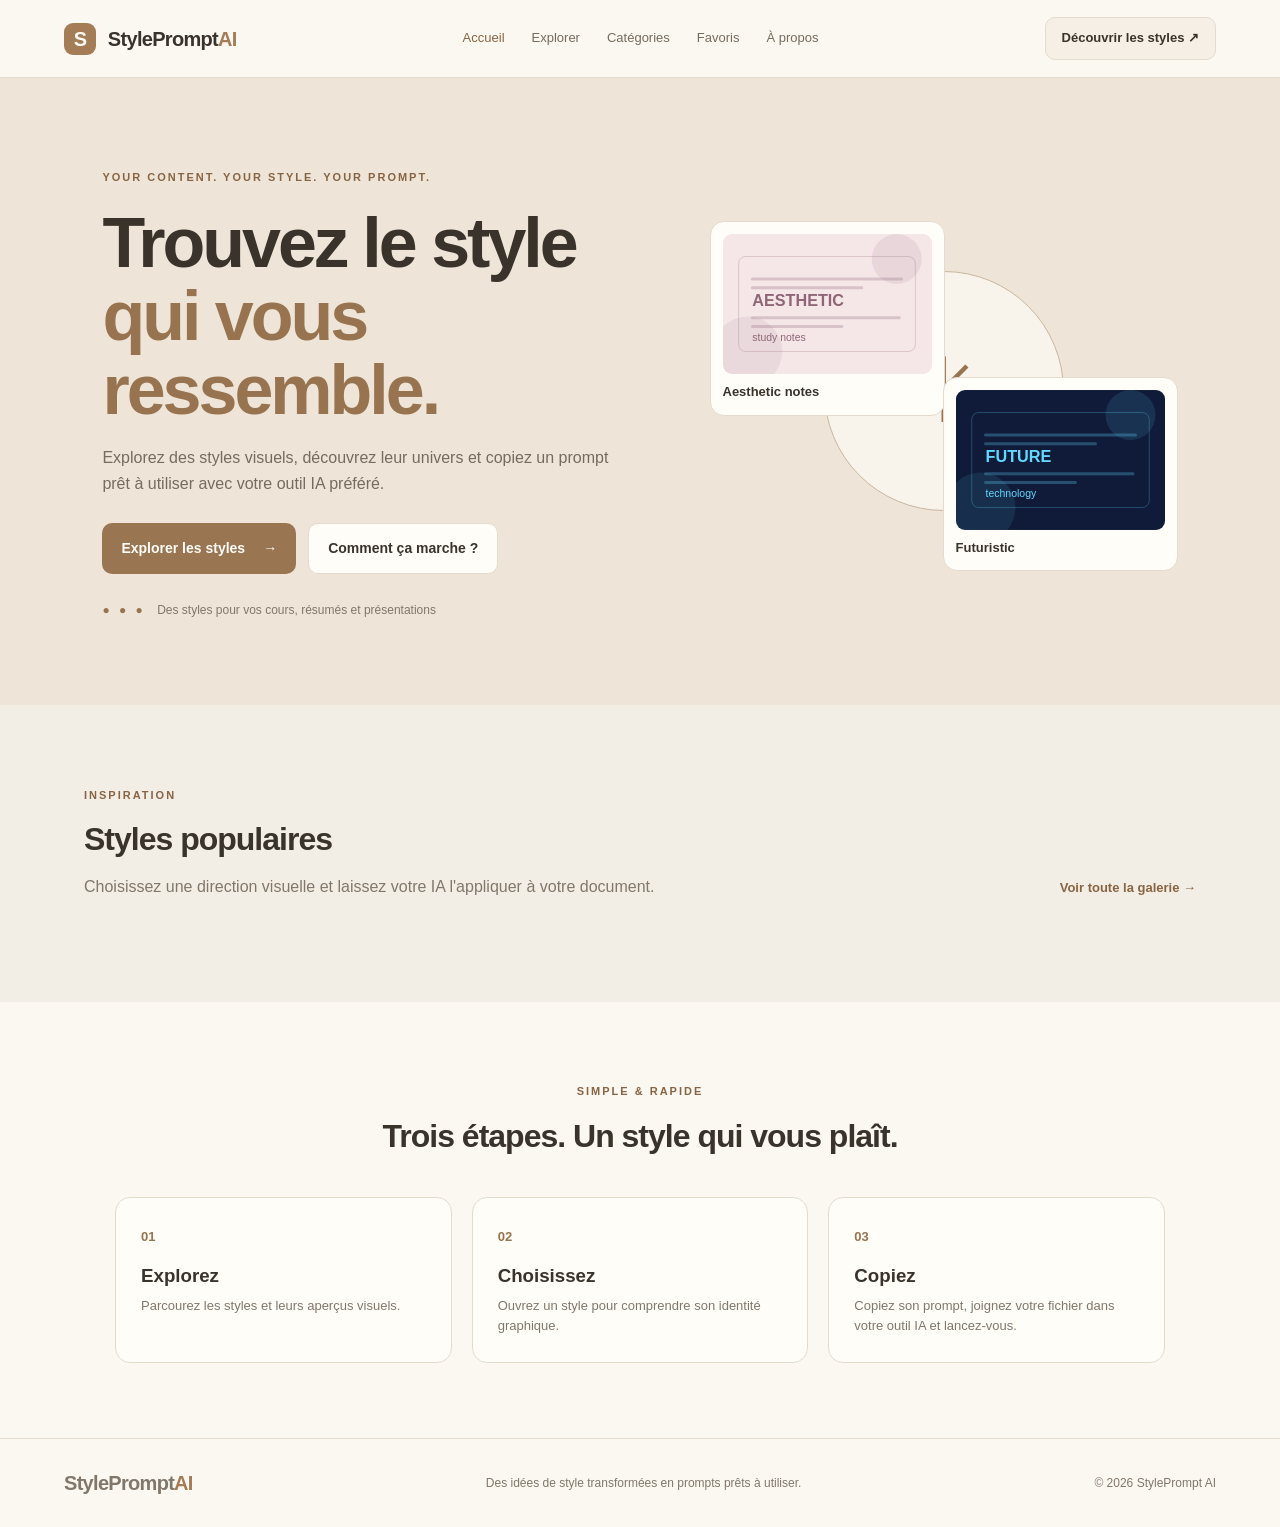
<file: index.html>
<!DOCTYPE html>
<html lang="fr">
<head>
  <meta charset="UTF-8"><meta name="viewport" content="width=device-width, initial-scale=1.0">
  <meta name="description" content="Découvrez des styles visuels et copiez des prompts pour vos outils IA.">
  <title>StylePrompt AI — Find your visual style</title>
  <link rel="stylesheet" href="css/style.css"><link rel="stylesheet" href="css/home.css"><link rel="stylesheet" href="css/responsive.css">
  <script defer src="js/styles-data.js"></script><script defer src="js/main.js"></script><script defer src="js/search.js"></script>
</head>
<body>
<header class="site-header"><a class="brand" href="index.html"><span class="brand-mark">S</span> StylePrompt<span>AI</span></a><nav><a class="active" href="index.html">Accueil</a><a href="explore.html">Explorer</a><a href="categories.html">Catégories</a><a href="favorites.html">Favoris</a><a href="about.html">À propos</a></nav><a class="header-cta" href="explore.html">Découvrir les styles ↗</a></header>
<main>
<section class="hero"><div class="hero-content"><span class="eyebrow">YOUR CONTENT. YOUR STYLE. YOUR PROMPT.</span><h1>Trouvez le style<br><span>qui vous ressemble.</span></h1><p>Explorez des styles visuels, découvrez leur univers et copiez un prompt prêt à utiliser avec votre outil IA préféré.</p><div class="hero-actions"><a class="btn btn-primary" href="explore.html">Explorer les styles <span>→</span></a><a class="btn btn-ghost" href="#how">Comment ça marche ?</a></div><div class="hero-proof"><span class="proof-dots">● ● ●</span> Des styles pour vos cours, résumés et présentations</div></div><div class="hero-art"><div class="floating-card card-one"><img src="assets/images/styles/aesthetic.svg" alt="Aesthetic notes"><span>Aesthetic notes</span></div><div class="floating-card card-two"><img src="assets/images/styles/futuristic.svg" alt="Futuristic"><span>Futuristic</span></div><div class="hero-orbit">✳</div></div></section>
<section class="section" id="popular"><div class="section-heading"><div><span class="eyebrow">INSPIRATION</span><h2>Styles populaires</h2><p>Choisissez une direction visuelle et laissez votre IA l'appliquer à votre document.</p></div><a class="text-link" href="explore.html">Voir toute la galerie →</a></div><div class="style-grid" id="popular-styles"></div></section>
<section class="how-section" id="how"><span class="eyebrow">SIMPLE & RAPIDE</span><h2>Trois étapes. Un style qui vous plaît.</h2><div class="steps"><article><b>01</b><h3>Explorez</h3><p>Parcourez les styles et leurs aperçus visuels.</p></article><article><b>02</b><h3>Choisissez</h3><p>Ouvrez un style pour comprendre son identité graphique.</p></article><article><b>03</b><h3>Copiez</h3><p>Copiez son prompt, joignez votre fichier dans votre outil IA et lancez-vous.</p></article></div></section>
</main><footer><a class="brand" href="index.html">StylePrompt<span>AI</span></a><p>Des idées de style transformées en prompts prêts à utiliser.</p><span>© 2026 StylePrompt AI</span></footer>
</body></html>
</file>
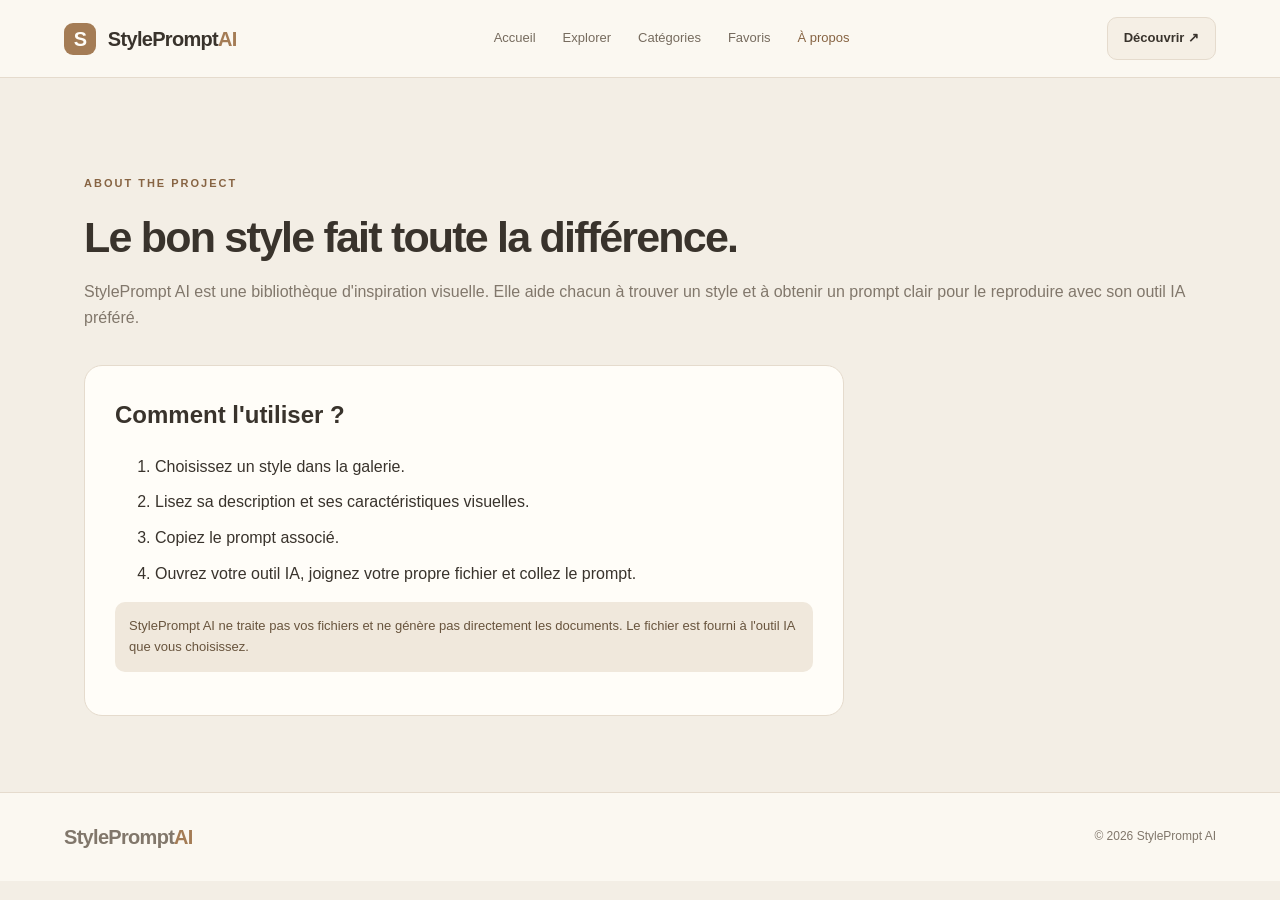
<file: about.html>
<!DOCTYPE html>
<html lang="fr">

<head>
    <meta charset="UTF-8">
    <meta name="viewport" content="width=device-width, initial-scale=1.0">
    <title>À propos — StylePrompt AI</title>
    <link rel="stylesheet" href="css/style.css">
    <link rel="stylesheet" href="css/responsive.css">
</head>

<body>
    <header class="site-header"><a class="brand" href="index.html"><span class="brand-mark">S</span>
            StylePrompt<span>AI</span></a>
        <nav><a href="index.html">Accueil</a><a href="explore.html">Explorer</a><a
                href="categories.html">Catégories</a><a href="favorites.html">Favoris</a><a class="active"
                href="about.html">À propos</a></nav><a class="header-cta" href="explore.html">Découvrir ↗</a>
    </header>
    <main class="page-shell about-page">
        <div class="page-intro"><span class="eyebrow">ABOUT THE PROJECT</span>
            <h1>Le bon style fait toute la différence.</h1>
            <p>StylePrompt AI est une bibliothèque d'inspiration visuelle. Elle aide chacun à trouver un style et à
                obtenir un prompt clair pour le reproduire avec son outil IA préféré.</p>
        </div>
        <section class="about-card">
            <h2>Comment l'utiliser ?</h2>
            <ol>
                <li>Choisissez un style dans la galerie.</li>
                <li>Lisez sa description et ses caractéristiques visuelles.</li>
                <li>Copiez le prompt associé.</li>
                <li>Ouvrez votre outil IA, joignez votre propre fichier et collez le prompt.</li>
            </ol>
            <p class="note">StylePrompt AI ne traite pas vos fichiers et ne génère pas directement les documents. Le
                fichier est fourni à l'outil IA que vous choisissez.</p>
        </section>
    </main>
    <footer><a class="brand" href="index.html">StylePrompt<span>AI</span></a>
        <p>© 2026 StylePrompt AI</p>
    </footer>
</body>

</html>
</file>
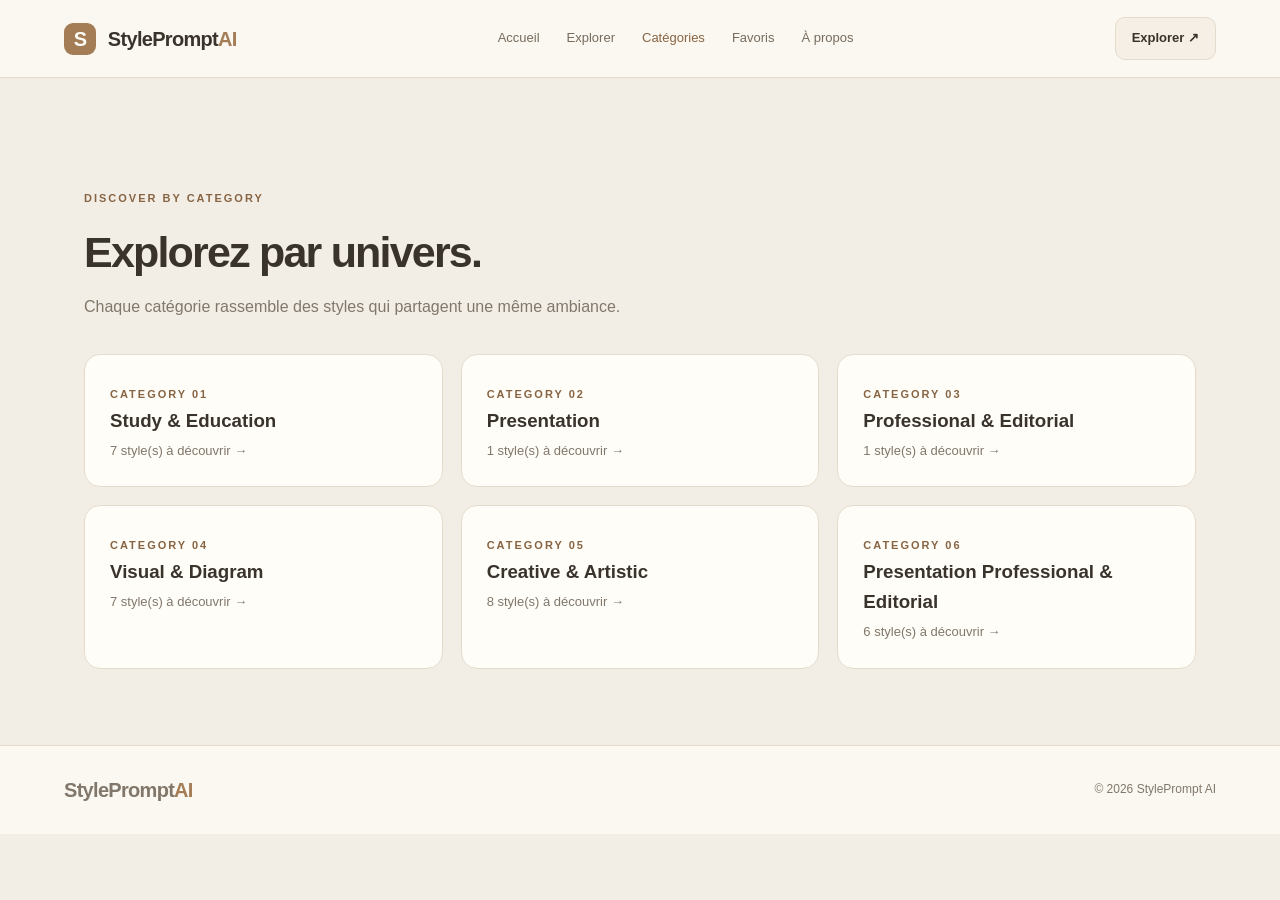
<file: categories.html>
<!DOCTYPE html>
<html lang="fr">

<head>
    <meta charset="UTF-8">
    <meta name="viewport" content="width=device-width, initial-scale=1.0">
    <title>Catégories — StylePrompt AI</title>
    <link rel="stylesheet" href="css/style.css">
    <link rel="stylesheet" href="css/gallery.css">
    <link rel="stylesheet" href="css/responsive.css">
    <script defer src="js/styles-data.js"></script>
    <script defer src="js/main.js"></script>
    <script defer src="js/gallery.js"></script>
</head>

<body>
    <header class="site-header"><a class="brand" href="index.html"><span class="brand-mark">S</span>
            StylePrompt<span>AI</span></a>
        <nav><a href="index.html">Accueil</a><a href="explore.html">Explorer</a><a class="active"
                href="categories.html">Catégories</a><a href="favorites.html">Favoris</a><a href="about.html">À
                propos</a></nav><a class="header-cta" href="explore.html">Explorer ↗</a>
    </header>
    <main class="page-shell">
        <div class="page-intro"><span class="eyebrow">DISCOVER BY CATEGORY</span>
            <h1>Explorez par univers.</h1>
            <p>Chaque catégorie rassemble des styles qui partagent une même ambiance.</p>
        </div>
        <div class="category-grid" id="category-list"></div>
    </main>
    <footer><a class="brand" href="index.html">StylePrompt<span>AI</span></a>
        <p>© 2026 StylePrompt AI</p>
    </footer>
</body>

</html>
</file>
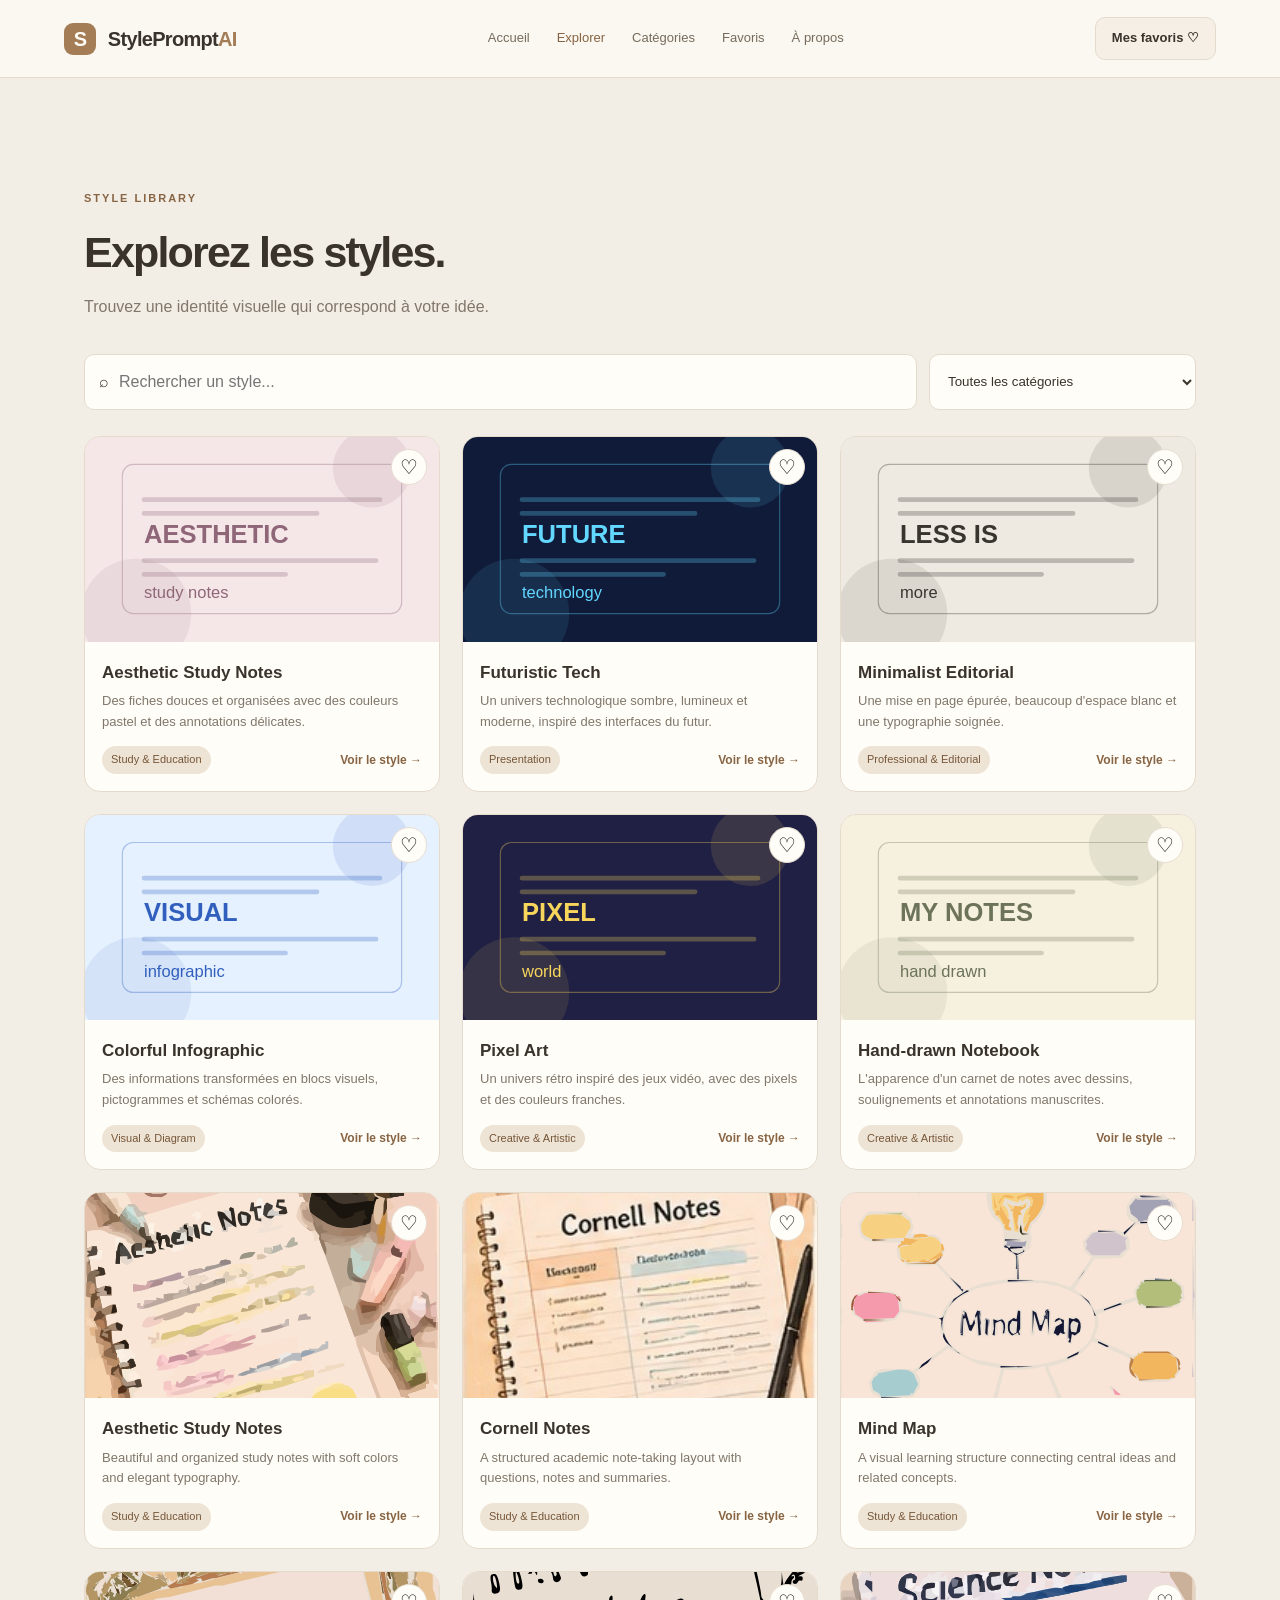
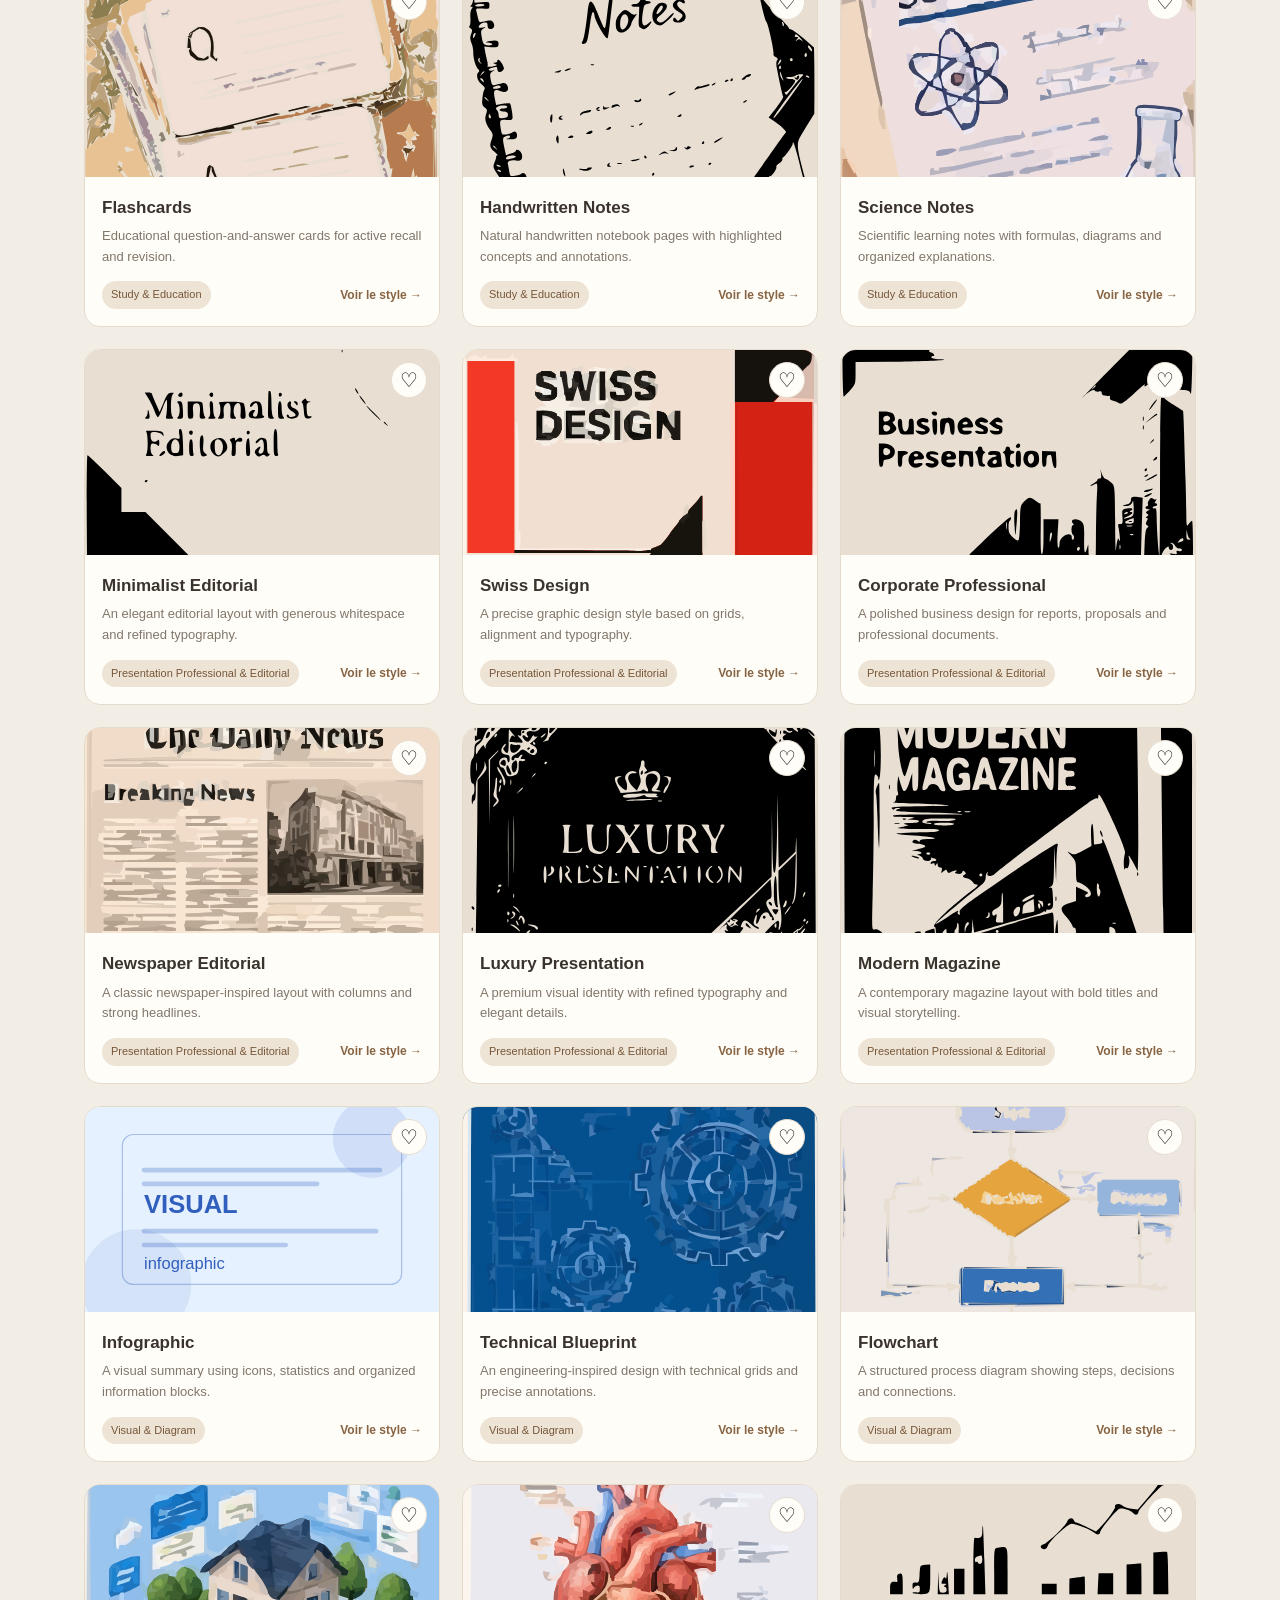
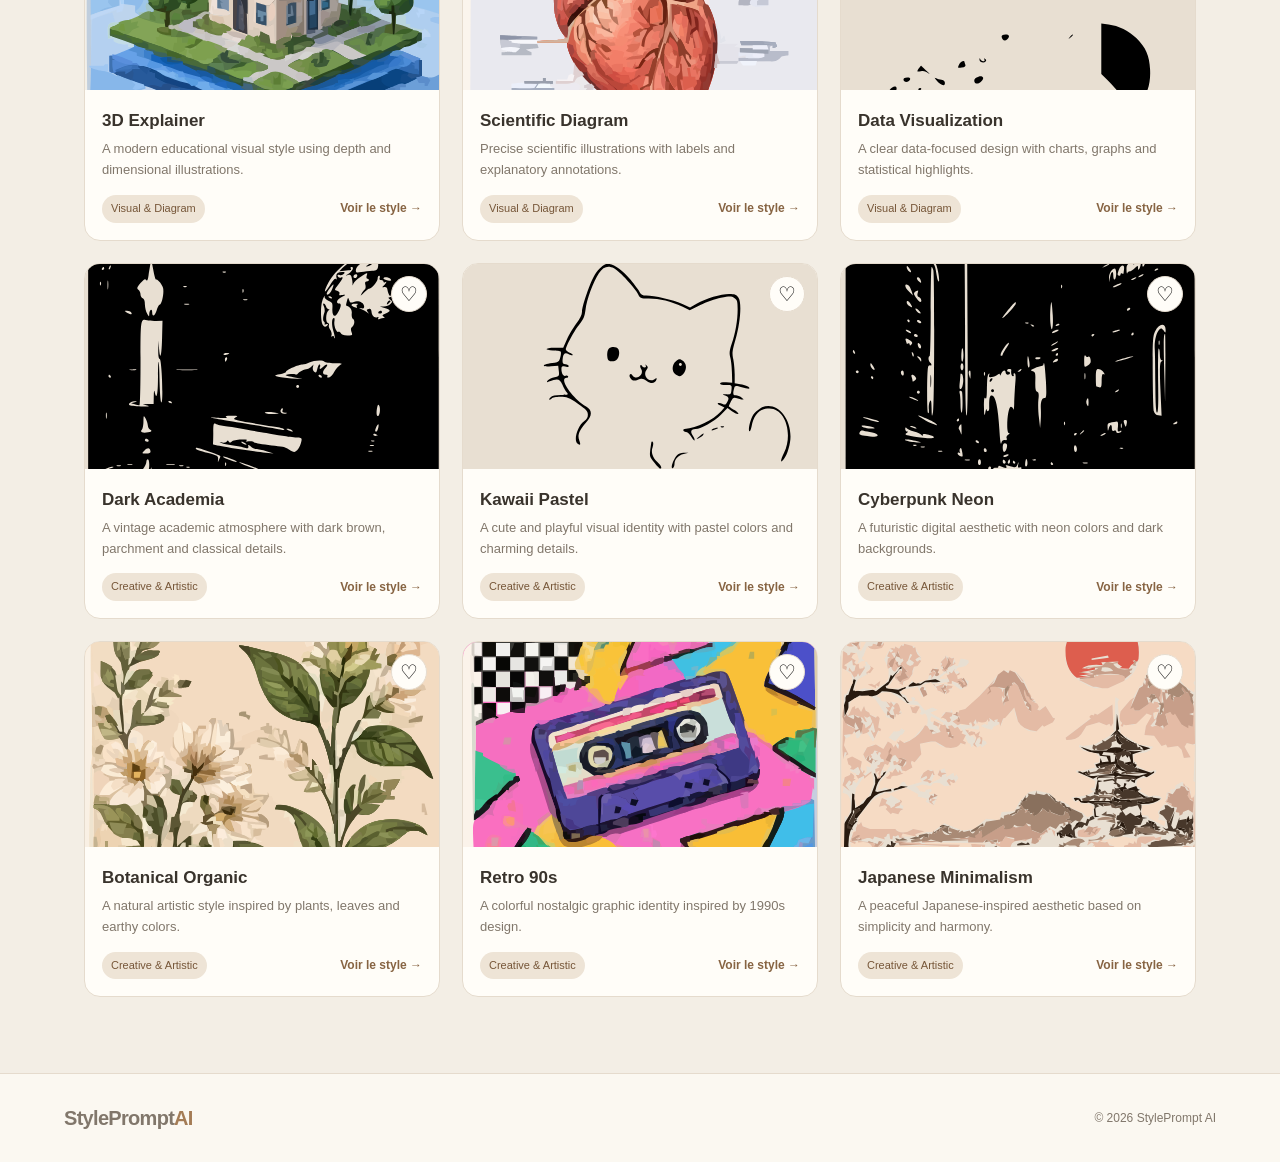
<file: explore.html>
<!DOCTYPE html>
<html lang="fr">

<head>
    <meta charset="UTF-8">
    <meta name="viewport" content="width=device-width, initial-scale=1.0">
    <title>Explorer les styles — StylePrompt AI</title>
    <link rel="stylesheet" href="css/style.css">
    <link rel="stylesheet" href="css/gallery.css">
    <link rel="stylesheet" href="css/responsive.css">
    <script defer src="js/styles-data.js"></script>
    <script defer src="js/main.js"></script>
    <script defer src="js/gallery.js"></script>
    <script defer src="js/search.js"></script>
</head>

<body>
    <header class="site-header"><a class="brand" href="index.html"><span class="brand-mark">S</span>
            StylePrompt<span>AI</span></a>
        <nav><a href="index.html">Accueil</a><a class="active" href="explore.html">Explorer</a><a
                href="categories.html">Catégories</a><a href="favorites.html">Favoris</a><a href="about.html">À
                propos</a></nav><a class="header-cta" href="favorites.html">Mes favoris ♡</a>
    </header>
    <main class="page-shell">
        <div class="page-intro"><span class="eyebrow">STYLE LIBRARY</span>
            <h1>Explorez les styles.</h1>
            <p>Trouvez une identité visuelle qui correspond à votre idée.</p>
        </div>
        <div class="toolbar"><label class="search-box"><span>⌕</span><input id="style-search" type="search"
                    placeholder="Rechercher un style..."></label><select id="category-filter"
                aria-label="Filtrer par catégorie">
                <option value="all">Toutes les catégories</option>
            </select></div>
        <div class="style-grid" id="all-styles"></div>
        <p class="empty-state hidden" id="empty-state">Aucun style ne correspond à votre recherche.</p>
    </main>
    <footer><a class="brand" href="index.html">StylePrompt<span>AI</span></a>
        <p>© 2026 StylePrompt AI</p>
    </footer>
</body>

</html>
</file>
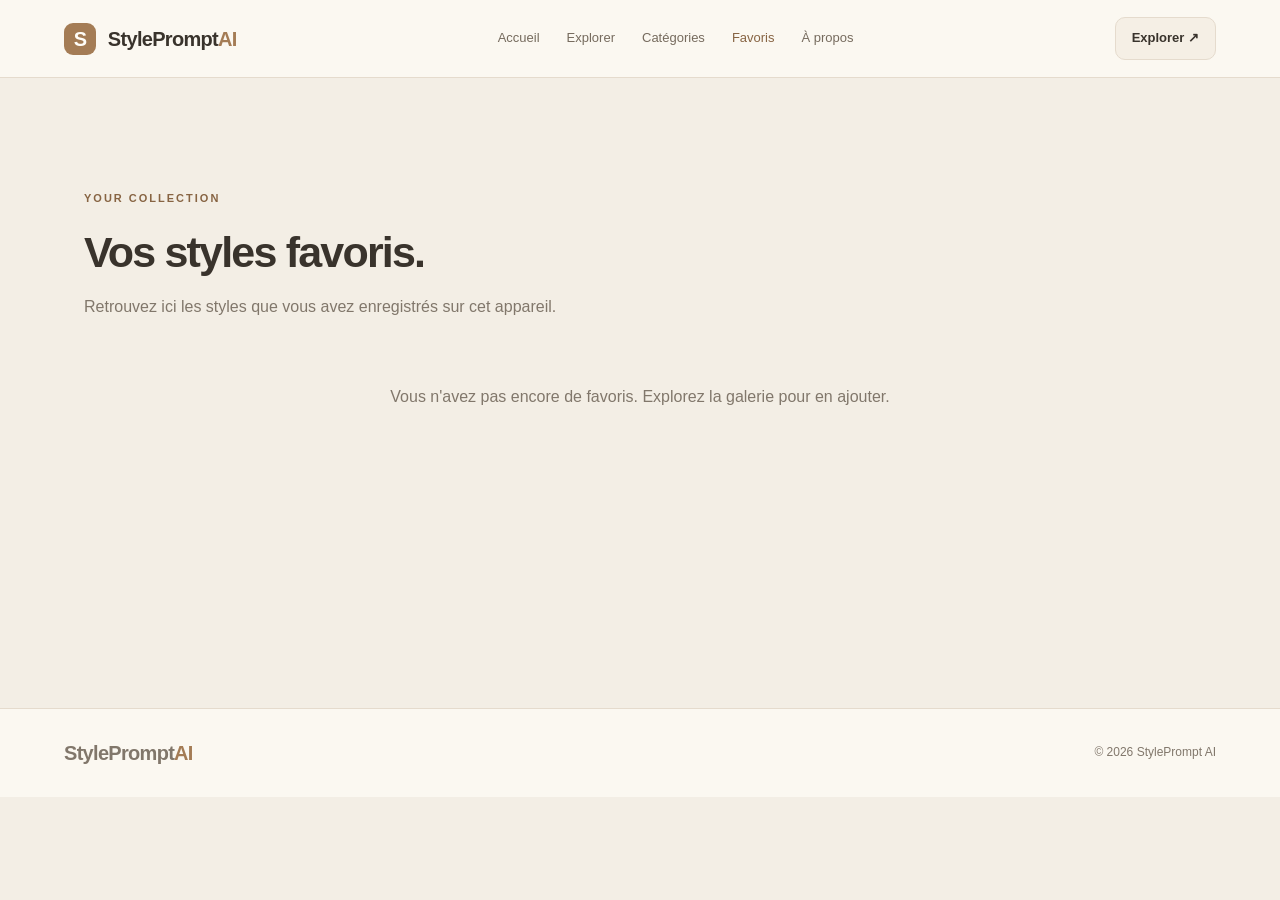
<file: favorites.html>
<!DOCTYPE html>
<html lang="fr">

<head>
    <meta charset="UTF-8">
    <meta name="viewport" content="width=device-width, initial-scale=1.0">
    <title>Mes favoris — StylePrompt AI</title>
    <link rel="stylesheet" href="css/style.css">
    <link rel="stylesheet" href="css/gallery.css">
    <link rel="stylesheet" href="css/responsive.css">
    <script defer src="js/styles-data.js"></script>
    <script defer src="js/main.js"></script>
    <script defer src="js/favorites.js"></script>
</head>

<body>
    <header class="site-header"><a class="brand" href="index.html"><span class="brand-mark">S</span>
            StylePrompt<span>AI</span></a>
        <nav><a href="index.html">Accueil</a><a href="explore.html">Explorer</a><a
                href="categories.html">Catégories</a><a class="active" href="favorites.html">Favoris</a><a
                href="about.html">À propos</a></nav><a class="header-cta" href="explore.html">Explorer ↗</a>
    </header>
    <main class="page-shell">
        <div class="page-intro"><span class="eyebrow">YOUR COLLECTION</span>
            <h1>Vos styles favoris.</h1>
            <p>Retrouvez ici les styles que vous avez enregistrés sur cet appareil.</p>
        </div>
        <div class="style-grid" id="favorite-styles"></div>
        <p class="empty-state hidden" id="empty-favorites">Vous n'avez pas encore de favoris. Explorez la galerie pour
            en ajouter.</p>
    </main>
    <footer><a class="brand" href="index.html">StylePrompt<span>AI</span></a>
        <p>© 2026 StylePrompt AI</p>
    </footer>
</body>

</html>
</file>
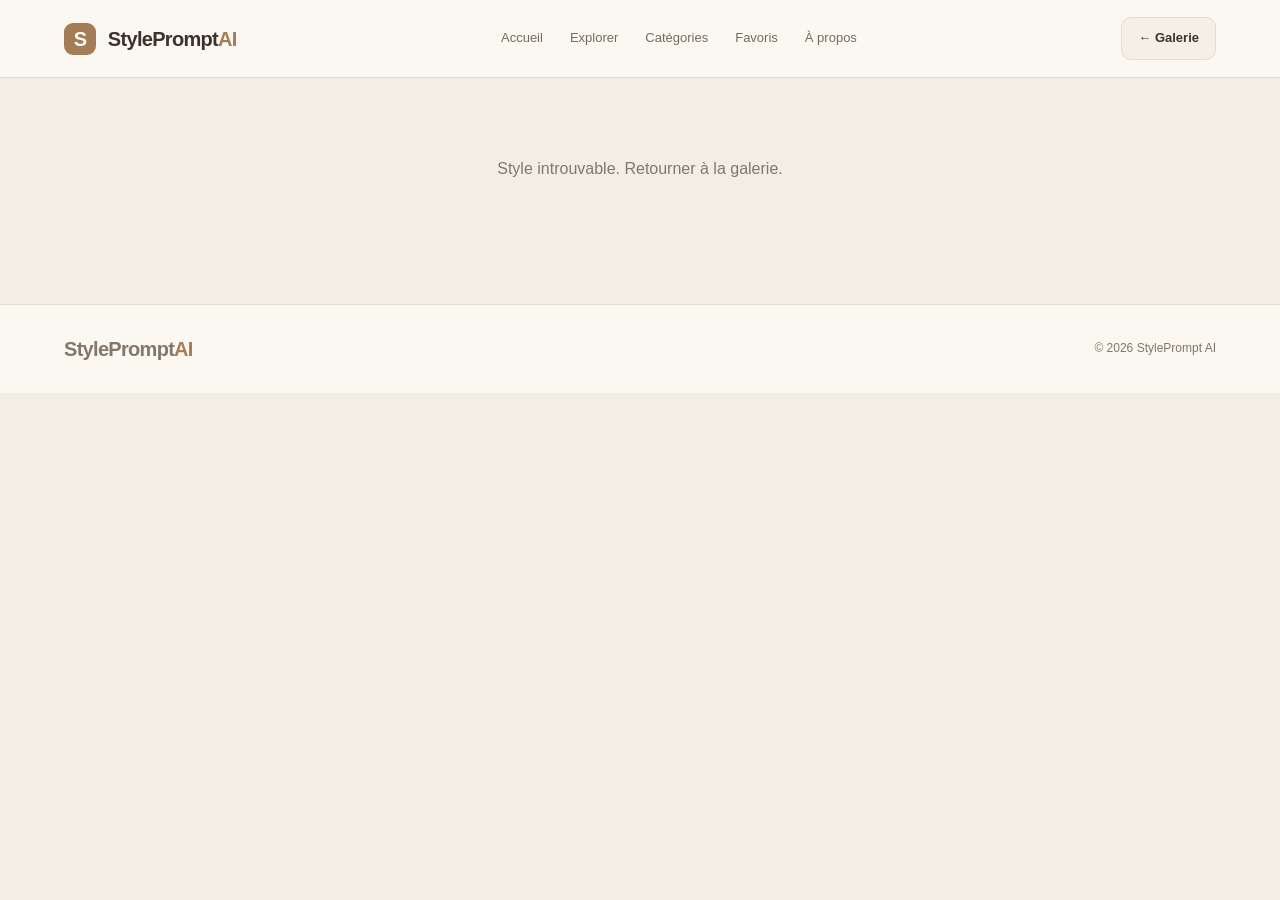
<file: style-details.html>
<!DOCTYPE html>
<html lang="fr">

<head>
    <meta charset="UTF-8">
    <meta name="viewport" content="width=device-width, initial-scale=1.0">
    <title>Détail du style — StylePrompt AI</title>
    <link rel="stylesheet" href="css/style.css">
    <link rel="stylesheet" href="css/details.css">
    <link rel="stylesheet" href="css/responsive.css">
    <script defer src="js/styles-data.js"></script>
    <script defer src="js/main.js"></script>
    <script defer src="js/details.js"></script>
</head>

<body>
    <header class="site-header"><a class="brand" href="index.html"><span class="brand-mark">S</span>
            StylePrompt<span>AI</span></a>
        <nav><a href="index.html">Accueil</a><a href="explore.html">Explorer</a><a
                href="categories.html">Catégories</a><a href="favorites.html">Favoris</a><a href="about.html">À
                propos</a></nav><a class="header-cta" href="explore.html">← Galerie</a>
    </header>
    <main class="page-shell detail-shell" id="style-detail">
        <p class="empty-state">Chargement du style...</p>
    </main>
    <footer><a class="brand" href="index.html">StylePrompt<span>AI</span></a>
        <p>© 2026 StylePrompt AI</p>
    </footer>
</body>

</html>
</file>
<file: css/style.css>
:root {
    --ink: #39332c;
    --muted: #81776b;
    --paper: #f3eee5;
    --white: #fffdf8;
    --purple: #a47c55;
    --purple-dark: #876443;
    --line: #e5dbcd;
    --radius: 18px;
}

* {
    box-sizing: border-box
}

html {
    scroll-behavior: auto
}

body {
    margin: 0;
    background: var(--paper);
    color: var(--ink);
    font-family: Inter, Segoe UI, Arial, sans-serif;
    line-height: 1.6
}

a {
    color: inherit;
    text-decoration: none
}

.site-header {
    min-height: 78px;
    padding: 0 max(5vw, 24px);
    display: flex;
    align-items: center;
    justify-content: space-between;
    background: #fbf8f1;
    border-bottom: 1px solid var(--line);
    gap: 24px
}

.brand {
    font-size: 20px;
    font-weight: 800;
    letter-spacing: -.7px;
    white-space: nowrap
}

.brand>span:last-child {
    color: var(--purple)
}

.brand-mark {
    display: inline-grid;
    place-items: center;
    width: 32px;
    height: 32px;
    margin-right: 7px;
    background: #a47c55;
    color: #fffdf8;
    border-radius: 9px
}

.site-header nav {
    display: flex;
    gap: 27px;
    font-size: 13px;
    color: #766b5e
}

.site-header nav a:hover,
.site-header nav .active {
    color: var(--purple-dark)
}

.header-cta {
    padding: 10px 16px;
    border: 1px solid var(--line);
    border-radius: 10px;
    font-size: 13px;
    font-weight: 700;
    background: #f5efe5
}

.eyebrow {
    font-size: 11px;
    letter-spacing: 2px;
    font-weight: 800;
    color: var(--purple-dark)
}

h1,
h2,
h3,
p {
    margin-top: 0
}

.btn {
    display: inline-flex;
    align-items: center;
    gap: 18px;
    padding: 13px 19px;
    border-radius: 10px;
    font-size: 14px;
    font-weight: 700
}

.btn-primary {
    background: #9a7552;
    color: #fffdf8;
    box-shadow: none
}

.btn-primary:hover {
    background: #876443
}

.btn-ghost {
    border: 1px solid var(--line);
    background: #fffdf8
}

.section,
.page-shell {
    max-width: 1160px;
    margin: 0 auto;
    padding: 76px 24px
}

.section-heading {
    display: flex;
    align-items: end;
    justify-content: space-between;
    margin-bottom: 27px
}

.section-heading h2,
.how-section h2 {
    font-size: 32px;
    letter-spacing: -1px;
    margin: 8px 0
}

.section-heading p,
.page-intro p {
    color: var(--muted);
    margin: 0
}

.text-link {
    color: var(--purple-dark);
    font-weight: 700;
    font-size: 13px
}

.style-grid {
    display: grid;
    grid-template-columns: repeat(3, minmax(0, 1fr));
    gap: 22px
}

.style-card {
    background: #fffdf8;
    border: 1px solid var(--line);
    border-radius: 16px;
    overflow: hidden;
    position: relative
}

.style-card .preview {
    display: block;
    width: 100%;
    height: 205px;
    object-fit: cover;
    background: #e8dfd2
}

.style-card-body {
    padding: 17px
}

.style-card h3 {
    font-size: 17px;
    margin: 0 0 5px
}

.style-card p {
    font-size: 13px;
    color: var(--muted);
    min-height: 40px;
    margin: 0 0 14px
}

.card-bottom {
    display: flex;
    align-items: center;
    justify-content: space-between
}

.tag {
    font-size: 11px;
    color: #765638;
    background: #eee4d6;
    padding: 5px 9px;
    border-radius: 30px
}

.view-link {
    font-size: 12px;
    font-weight: 800;
    color: var(--purple-dark)
}

.favorite-btn {
    position: absolute;
    right: 12px;
    top: 12px;
    width: 36px;
    height: 36px;
    border: 1px solid #e6dccf;
    border-radius: 50%;
    background: #fffdf8;
    font-size: 20px;
    cursor: pointer
}

.favorite-btn.saved {
    color: #a35e54
}

.page-intro {
    margin: 15px 0 34px
}

.page-intro h1 {
    font-size: 43px;
    letter-spacing: -1.8px;
    margin: 8px 0
}

.toolbar {
    display: flex;
    gap: 12px;
    margin-bottom: 26px
}

.search-box {
    display: flex;
    align-items: center;
    gap: 10px;
    background: #fffdf8;
    border: 1px solid var(--line);
    border-radius: 10px;
    padding: 0 14px;
    flex: 1
}

.search-box input {
    border: 0;
    outline: 0;
    width: 100%;
    padding: 14px 0;
    font: inherit;
    background: transparent;
    color: var(--ink)
}

.toolbar select {
    border: 1px solid var(--line);
    border-radius: 10px;
    background: #fffdf8;
    padding: 0 14px;
    color: var(--ink)
}

.empty-state {
    color: var(--muted);
    padding: 30px;
    text-align: center
}

.hidden {
    display: none !important
}

.category-grid {
    display: grid;
    grid-template-columns: repeat(3, 1fr);
    gap: 18px
}

.category-card {
    background: #fffdf8;
    padding: 25px;
    border: 1px solid var(--line);
    border-radius: 16px;
    cursor: pointer
}

.category-card:hover {
    border-color: #cbb99f;
    background: #faf6ee
}

.category-card h3 {
    margin: 0 0 5px
}

.category-card p {
    color: var(--muted);
    font-size: 13px;
    margin: 0
}

.about-card {
    background: #fffdf8;
    border: 1px solid var(--line);
    padding: 30px;
    border-radius: 18px;
    max-width: 760px
}

.about-card li {
    margin: 10px 0
}

.note {
    padding: 14px;
    background: #f0e8dc;
    border-radius: 10px;
    color: #68543d;
    font-size: 13px
}

footer {
    border-top: 1px solid var(--line);
    padding: 28px 5vw;
    display: flex;
    align-items: center;
    justify-content: space-between;
    background: #fbf8f1;
    color: var(--muted);
    font-size: 12px
}

footer p {
    margin: 0
}

button,
a,
input,
select {
    outline-color: #a47c55
}
</file>
<file: css/home.css>
.hero {
    min-height: 560px;
    padding: 85px max(8vw, 24px);
    display: grid;
    grid-template-columns: 1.1fr .9fr;
    align-items: center;
    gap: 35px;
    background: #eee5d8
}

.hero h1 {
    font-size: clamp(45px, 6vw, 70px);
    line-height: 1.05;
    letter-spacing: -3px;
    margin: 18px 0
}

.hero h1 span {
    color: #98734f
}

.hero-content>p {
    max-width: 530px;
    color: #766b5e;
    font-size: 16px
}

.hero-actions {
    display: flex;
    gap: 12px;
    flex-wrap: wrap;
    margin: 27px 0
}

.hero-proof {
    font-size: 12px;
    color: #81776b
}

.proof-dots {
    color: #98734f;
    letter-spacing: 3px;
    margin-right: 8px
}

.hero-art {
    height: 380px;
    position: relative;
    display: grid;
    place-items: center
}

.hero-orbit {
    width: 240px;
    height: 240px;
    border: 1px solid #c9b69e;
    border-radius: 50%;
    display: grid;
    place-items: center;
    color: #98734f;
    font-size: 90px;
    background: #f8f3eb
}

.floating-card {
    position: absolute;
    width: 235px;
    background: #fffdf8;
    padding: 12px;
    border: 1px solid #e5dbcd;
    border-radius: 14px;
    font-weight: 700;
    font-size: 13px
}

.floating-card img {
    width: 100%;
    height: 140px;
    object-fit: cover;
    border-radius: 9px;
    display: block;
    margin-bottom: 8px
}

.card-one {
    top: 20px;
    left: 0
}

.card-two {
    right: 0;
    bottom: 10px
}

.how-section {
    text-align: center;
    background: #fbf8f1;
    padding: 75px 24px
}

.steps {
    max-width: 1050px;
    margin: 35px auto 0;
    display: grid;
    grid-template-columns: repeat(3, 1fr);
    gap: 20px;
    text-align: left
}

.steps article {
    padding: 25px;
    background: #fffdf8;
    border: 1px solid var(--line);
    border-radius: 15px
}

.steps b {
    color: #98734f;
    font-size: 13px
}

.steps h3 {
    margin: 12px 0 5px
}

.steps p {
    font-size: 13px;
    color: var(--muted);
    margin: 0
}
</file>
<file: css/responsive.css>
@media(max-width:850px) {
    .site-header {
        height: auto;
        min-height: 72px;
        flex-wrap: wrap;
        padding: 16px 22px
    }

    .site-header nav {
        order: 3;
        width: 100%;
        overflow: auto;
        gap: 19px;
        padding-top: 8px
    }

    .header-cta {
        margin-left: auto
    }

    .hero {
        grid-template-columns: 1fr;
        padding-top: 60px
    }

    .hero-art {
        height: 330px;
        max-width: 550px;
        width: 100%;
        margin: auto
    }

    .style-grid {
        grid-template-columns: repeat(2, minmax(0, 1fr))
    }

    .detail-layout {
        grid-template-columns: 1fr
    }

    .category-grid {
        grid-template-columns: repeat(2, 1fr)
    }
}

@media(max-width:560px) {
    .site-header nav {
        font-size: 12px
    }

    .header-cta {
        display: none
    }

    .hero {
        padding: 55px 22px
    }

    .hero h1 {
        font-size: 48px
    }

    .hero-art {
        height: 290px
    }

    .floating-card {
        width: 190px
    }

    .floating-card img {
        height: 110px
    }

    .section,
    .page-shell {
        padding: 50px 18px
    }

    .section-heading {
        align-items: start;
        gap: 15px;
        flex-direction: column
    }

    .style-grid,
    .category-grid,
    .steps {
        grid-template-columns: 1fr
    }

    .style-card .preview {
        height: 220px
    }

    .page-intro h1 {
        font-size: 35px
    }

    .toolbar {
        flex-direction: column
    }

    .toolbar select {
        padding: 13px
    }

    footer {
        align-items: flex-start;
        gap: 10px;
        flex-direction: column
    }

    .detail-copy h1 {
        font-size: 35px
    }
}
</file>
<file: css/gallery.css>
.page-shell {
    min-height: 70vh
}

.page-intro {
    padding-top: 15px
}

.category-card:hover {
    border-color: #cbb99f;
    background: #faf6ee
}
</file>
<file: css/details.css>
.detail-shell {
    padding-top: 48px
}

.detail-layout {
    display: grid;
    grid-template-columns: 1fr 1fr;
    gap: 38px;
    align-items: start
}

.detail-preview {
    width: 100%;
    border-radius: 17px;
    border: 1px solid var(--line);
    background: #fffdf8
}

.detail-copy h1 {
    font-size: 42px;
    line-height: 1.1;
    letter-spacing: -1.5px;
    margin: 12px 0
}

.detail-copy>p {
    color: var(--muted)
}

.feature-list {
    display: flex;
    gap: 8px;
    flex-wrap: wrap;
    margin: 18px 0 25px
}

.prompt-panel {
    margin-top: 35px;
    background: #fffdf8;
    border: 1px solid var(--line);
    border-radius: 16px;
    padding: 23px
}

.prompt-panel pre {
    white-space: pre-wrap;
    font: 13px/1.7 Consolas, monospace;
    color: #51483e;
    background: #f3eee5;
    padding: 18px;
    border-radius: 10px;
    max-height: 420px;
    overflow: auto
}

.copy-button {
    border: 0;
    background: #9a7552;
    color: #fffdf8;
    padding: 12px 18px;
    border-radius: 10px;
    font-weight: 700;
    cursor: pointer
}

.copy-button:hover {
    background: #876443
}

.back-link {
    color: #876443;
    font-size: 13px;
    font-weight: 700;
    display: inline-block;
    margin-bottom: 20px
}
</file>
